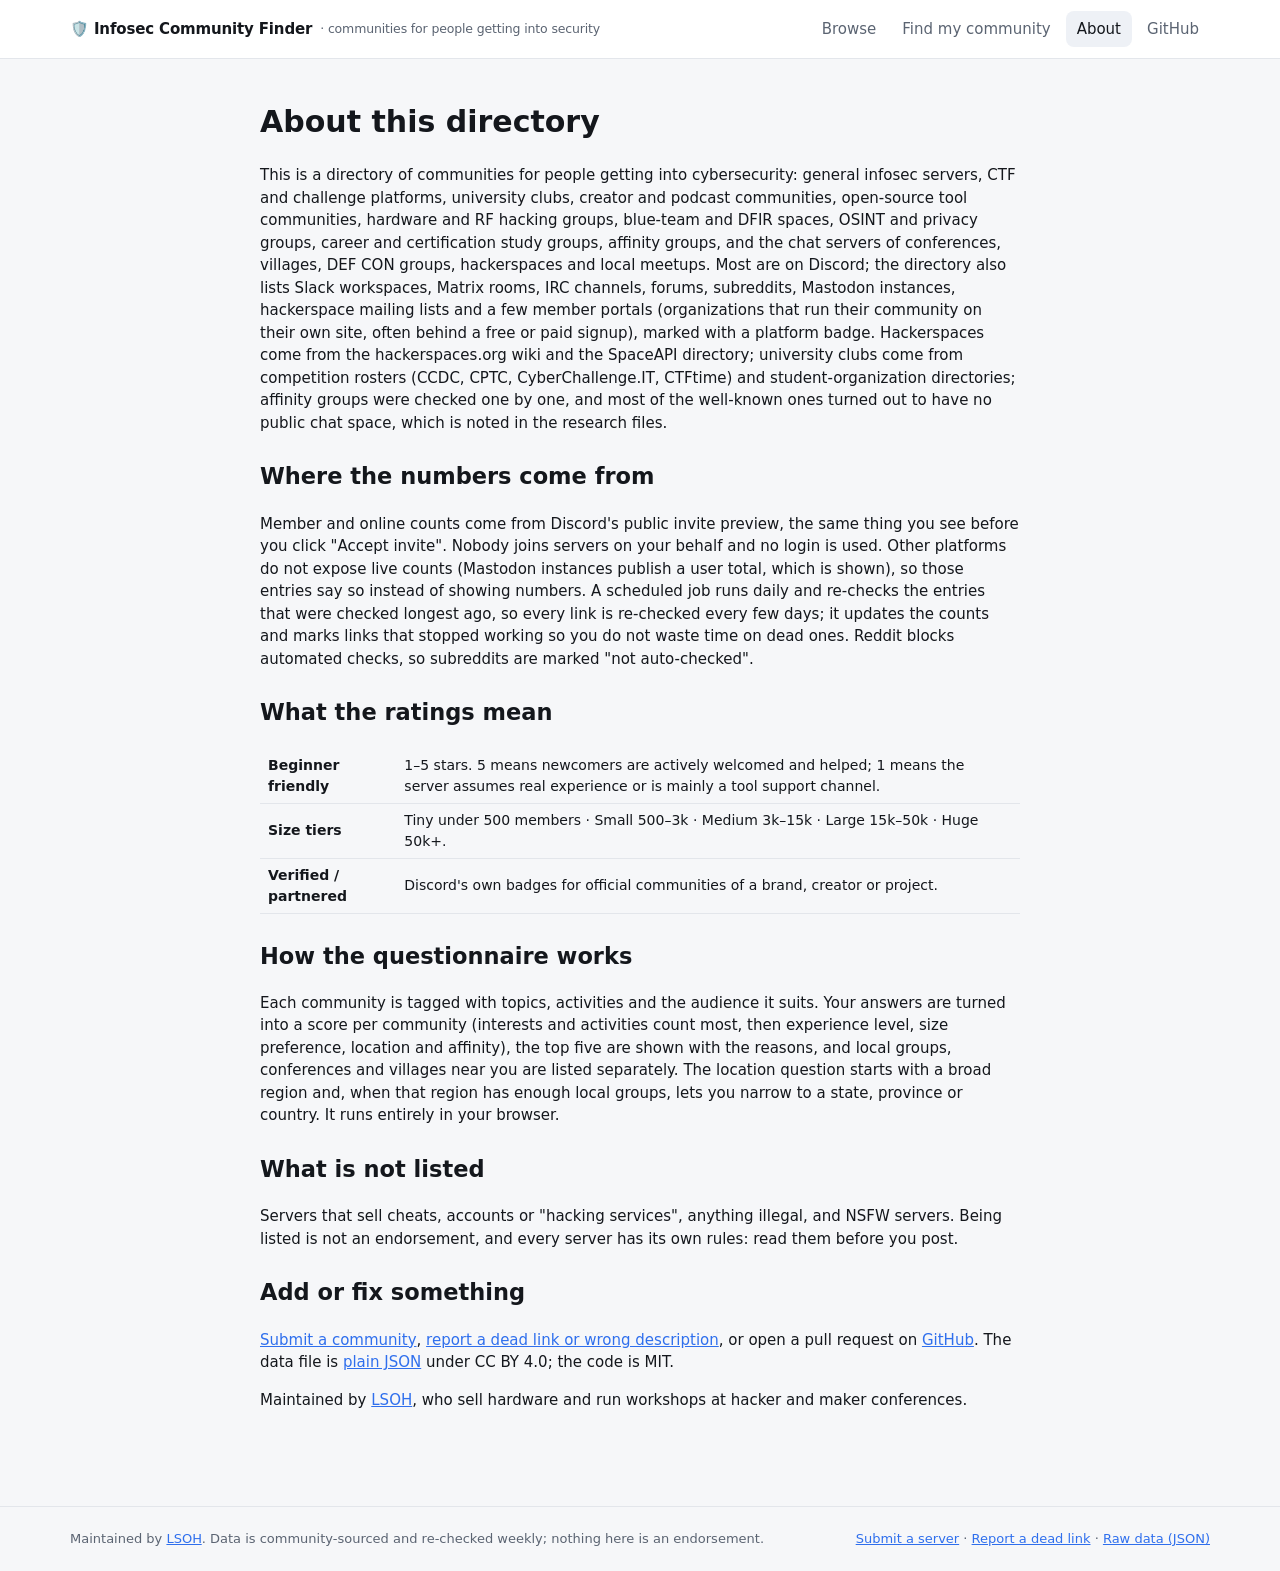
<file: about.html>
<!doctype html><html lang="en"><head><meta charset="utf-8"><meta name="viewport" content="width=device-width,initial-scale=1"><link rel="stylesheet" href="assets/app.css"><link rel="icon" href="data:image/svg+xml,<svg xmlns=%22http://www.w3.org/2000/svg%22 viewBox=%220 0 100 100%22><text y=%22.9em%22 font-size=%2290%22>🛡️</text></svg>"><title>About · Infosec Community Finder</title></head><body>
<header class="top"><div class="wrap"><a class="brand" href="index.html">🛡️ Infosec Community Finder <small>· communities for people getting into security</small></a><nav class="main"><a href="index.html" data-nav="browse">Browse</a><a href="quiz.html" data-nav="quiz">Find my community</a><a href="about.html" data-nav="about">About</a><a href="https://github.com/holdTheDoorHoid/infosec-community-finder" target="_blank" rel="noopener">GitHub</a></nav></div></header>
<main class="wrap about">
<h1>About this directory</h1>
<p>This is a directory of communities for people getting into cybersecurity: general infosec servers, CTF and challenge platforms, university clubs, creator and podcast communities, open-source tool communities, hardware and RF hacking groups, blue-team and DFIR spaces, OSINT and privacy groups, career and certification study groups, affinity groups, and the chat servers of conferences, villages, DEF CON groups, hackerspaces and local meetups. Most are on Discord; the directory also lists Slack workspaces, Matrix rooms, IRC channels, forums, subreddits, Mastodon instances, hackerspace mailing lists and a few member portals (organizations that run their community on their own site, often behind a free or paid signup), marked with a platform badge. Hackerspaces come from the hackerspaces.org wiki and the SpaceAPI directory; university clubs come from competition rosters (CCDC, CPTC, CyberChallenge.IT, CTFtime) and student-organization directories; affinity groups were checked one by one, and most of the well-known ones turned out to have no public chat space, which is noted in the research files.</p>
<h2>Where the numbers come from</h2>
<p>Member and online counts come from Discord's public invite preview, the same thing you see before you click "Accept invite". Nobody joins servers on your behalf and no login is used. Other platforms do not expose live counts (Mastodon instances publish a user total, which is shown), so those entries say so instead of showing numbers. A scheduled job runs daily and re-checks the entries that were checked longest ago, so every link is re-checked every few days; it updates the counts and marks links that stopped working so you do not waste time on dead ones. Reddit blocks automated checks, so subreddits are marked "not auto-checked".</p>
<h2>What the ratings mean</h2>
<table class="plain"><tr><th>Beginner friendly</th><td>1–5 stars. 5 means newcomers are actively welcomed and helped; 1 means the server assumes real experience or is mainly a tool support channel.</td></tr><tr><th>Size tiers</th><td>Tiny under 500 members · Small 500–3k · Medium 3k–15k · Large 15k–50k · Huge 50k+.</td></tr><tr><th>Verified / partnered</th><td>Discord's own badges for official communities of a brand, creator or project.</td></tr></table>
<h2>How the questionnaire works</h2>
<p>Each community is tagged with topics, activities and the audience it suits. Your answers are turned into a score per community (interests and activities count most, then experience level, size preference, location and affinity), the top five are shown with the reasons, and local groups, conferences and villages near you are listed separately. The location question starts with a broad region and, when that region has enough local groups, lets you narrow to a state, province or country. It runs entirely in your browser.</p>
<h2>What is not listed</h2>
<p>Servers that sell cheats, accounts or "hacking services", anything illegal, and NSFW servers. Being listed is not an endorsement, and every server has its own rules: read them before you post.</p>
<h2>Add or fix something</h2>
<p><a href="https://github.com/holdTheDoorHoid/infosec-community-finder/issues/new?template=submit-community.yml" target="_blank" rel="noopener">Submit a community</a>, <a href="https://github.com/holdTheDoorHoid/infosec-community-finder/issues/new?template=report-problem.yml" target="_blank" rel="noopener">report a dead link or wrong description</a>, or open a pull request on <a href="https://github.com/holdTheDoorHoid/infosec-community-finder" target="_blank" rel="noopener">GitHub</a>. The data file is <a href="data/communities.json">plain JSON</a> under CC BY 4.0; the code is MIT.</p>
<p>Maintained by <a href="https://github.com/holdTheDoorHoid" target="_blank" rel="noopener">LSOH</a>, who sell hardware and run workshops at hacker and maker conferences.</p>
</main>
<footer><div class="wrap"><span>Maintained by <a href="https://github.com/holdTheDoorHoid" target="_blank" rel="noopener">LSOH</a>. Data is community-sourced and re-checked weekly; nothing here is an endorsement.</span><span><a href="https://github.com/holdTheDoorHoid/infosec-community-finder/issues/new?template=submit-community.yml" target="_blank" rel="noopener">Submit a server</a> · <a href="https://github.com/holdTheDoorHoid/infosec-community-finder/issues/new?template=report-problem.yml" target="_blank" rel="noopener">Report a dead link</a> · <a href="data/communities.json">Raw data (JSON)</a></span></div></footer>
<script src="assets/app.js"></script><script>document.querySelector('[data-nav=about]').classList.add('active');</script>
</body></html>
</file>
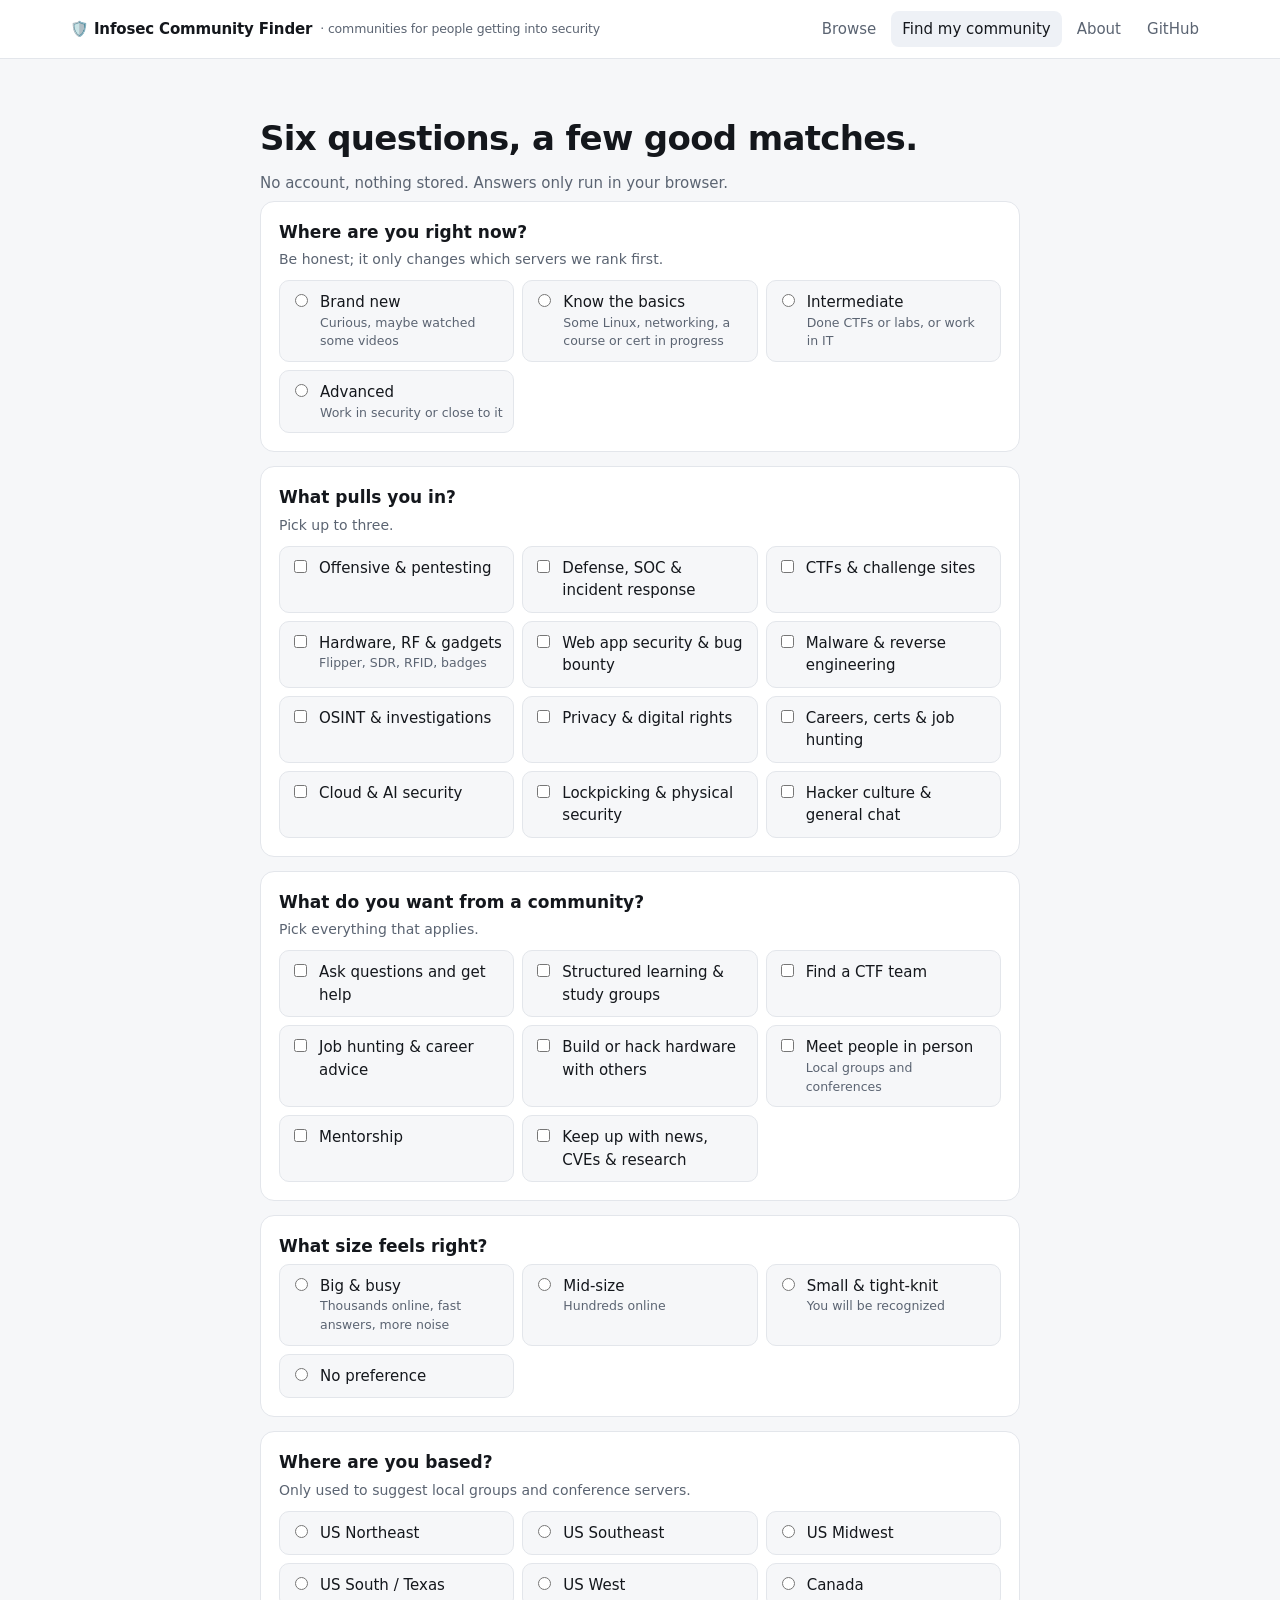
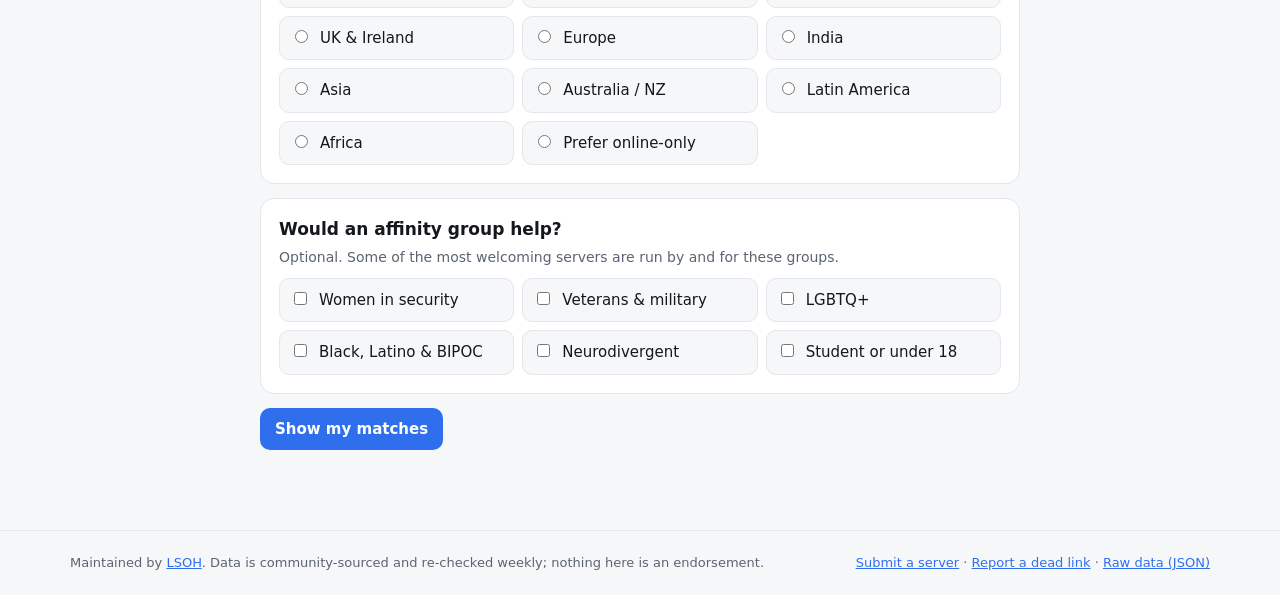
<file: quiz.html>
<!doctype html><html lang="en"><head><meta charset="utf-8"><meta name="viewport" content="width=device-width,initial-scale=1"><link rel="stylesheet" href="assets/app.css"><link rel="icon" href="data:image/svg+xml,<svg xmlns=%22http://www.w3.org/2000/svg%22 viewBox=%220 0 100 100%22><text y=%22.9em%22 font-size=%2290%22>🛡️</text></svg>"><title>Find my community · Infosec Community Finder</title></head><body>
<header class="top"><div class="wrap"><a class="brand" href="index.html">🛡️ Infosec Community Finder <small>· communities for people getting into security</small></a><nav class="main"><a href="index.html" data-nav="browse">Browse</a><a href="quiz.html" data-nav="quiz">Find my community</a><a href="about.html" data-nav="about">About</a><a href="https://github.com/holdTheDoorHoid/infosec-community-finder" target="_blank" rel="noopener">GitHub</a></nav></div></header>
<main class="wrap quiz"><section class="hero" style="padding-bottom:6px"><h1>Six questions, a few good matches.</h1><p>No account, nothing stored. Answers only run in your browser.</p></section>
<form id="quiz"></form><div id="results"></div></main>
<footer><div class="wrap"><span>Maintained by <a href="https://github.com/holdTheDoorHoid" target="_blank" rel="noopener">LSOH</a>. Data is community-sourced and re-checked weekly; nothing here is an endorsement.</span><span><a href="https://github.com/holdTheDoorHoid/infosec-community-finder/issues/new?template=submit-community.yml" target="_blank" rel="noopener">Submit a server</a> · <a href="https://github.com/holdTheDoorHoid/infosec-community-finder/issues/new?template=report-problem.yml" target="_blank" rel="noopener">Report a dead link</a> · <a href="data/communities.json">Raw data (JSON)</a></span></div></footer>
<script src="assets/app.js"></script><script>document.querySelector('[data-nav=quiz]').classList.add('active');initQuiz();</script>
</body></html>
</file>
<file: assets/app.css>
:root{--bg:#f6f7f9;--panel:#fff;--ink:#14171c;--muted:#5b6472;--line:#e3e6eb;--accent:#2f6fed;--accent-ink:#fff;--ok:#1f8a4c;--warn:#b7791f;--bad:#c53030;--chip:#eef1f6;--chip-ink:#2b3440;--shadow:0 1px 2px rgba(0,0,0,.05),0 8px 24px -12px rgba(0,0,0,.18);color-scheme:light dark}
@media(prefers-color-scheme:dark){:root:not([data-theme=light]){--bg:#0f1216;--panel:#171b21;--ink:#e8ebef;--muted:#9aa4b2;--line:#262c35;--accent:#6b9cff;--accent-ink:#0b1020;--chip:#222833;--chip-ink:#d3d9e2;--shadow:0 1px 2px rgba(0,0,0,.4),0 8px 24px -12px rgba(0,0,0,.6)}}
*{box-sizing:border-box}html{-webkit-text-size-adjust:100%}
body{margin:0;background:var(--bg);color:var(--ink);font:15px/1.5 system-ui,-apple-system,"Segoe UI",Roboto,Helvetica,Arial,sans-serif}
a{color:var(--accent)}button{font:inherit;cursor:pointer}
.wrap{max-width:1180px;margin:0 auto;padding:0 20px}
header.top{border-bottom:1px solid var(--line);background:var(--panel);position:sticky;top:0;z-index:5}
header.top .wrap{display:flex;align-items:center;gap:18px;height:58px}
.brand{font-weight:700;text-decoration:none;color:var(--ink);letter-spacing:-.01em;display:flex;align-items:center;gap:8px}
.brand small{font-weight:500;color:var(--muted)}
nav.main{display:flex;gap:4px;margin-left:auto}
nav.main a{text-decoration:none;color:var(--muted);padding:7px 11px;border-radius:8px;font-weight:500}
nav.main a.active,nav.main a:hover{color:var(--ink);background:var(--chip)}
.hero{padding:34px 0 18px}
.hero h1{font-size:clamp(24px,3.4vw,34px);margin:0 0 8px;letter-spacing:-.02em}
.hero p{margin:0;color:var(--muted);max-width:720px}
.hero .cta{display:inline-flex;gap:10px;margin-top:14px;flex-wrap:wrap}
.btn{display:inline-flex;align-items:center;gap:8px;border:1px solid var(--line);background:var(--panel);color:var(--ink);padding:9px 14px;border-radius:10px;text-decoration:none;font-weight:600}
.btn.primary{background:var(--accent);color:var(--accent-ink);border-color:transparent}
.btn.sm{padding:6px 10px;font-size:13px;border-radius:8px}
.stats{display:flex;gap:16px;flex-wrap:wrap;color:var(--muted);font-size:13px;margin-top:12px}
.stats b{color:var(--ink)}
.layout{display:grid;grid-template-columns:260px 1fr;gap:22px;padding:8px 0 40px}
@media(max-width:860px){.layout{grid-template-columns:1fr}.filters{position:static!important}}
.filters{position:sticky;top:74px;align-self:start;background:var(--panel);border:1px solid var(--line);border-radius:12px;padding:14px;max-height:calc(100vh - 90px);overflow:auto}
.filters h3{font-size:12px;text-transform:uppercase;letter-spacing:.08em;color:var(--muted);margin:14px 0 6px}
.filters h3:first-child{margin-top:0}
.filters label{display:flex;gap:8px;align-items:center;font-size:14px;padding:3px 0;cursor:pointer}
.filters label span.n{margin-left:auto;color:var(--muted);font-size:12px}
.search{width:100%;padding:10px 12px;border:1px solid var(--line);border-radius:10px;background:var(--bg);color:var(--ink);font-size:15px}
.toolbar{display:flex;gap:10px;align-items:center;flex-wrap:wrap;margin-bottom:12px}
.toolbar select{padding:8px 10px;border-radius:8px;border:1px solid var(--line);background:var(--panel);color:var(--ink)}
.toolbar .count{color:var(--muted);font-size:14px}
.chips{display:flex;flex-wrap:wrap;gap:6px}
.chip{background:var(--chip);color:var(--chip-ink);border-radius:999px;padding:2px 9px;font-size:12px;white-space:nowrap}
.chip.cat{background:var(--accent);color:var(--accent-ink)}
.chip.link{cursor:pointer;border:1px solid transparent}.chip.link:hover{border-color:var(--accent)}
.grid{display:grid;grid-template-columns:repeat(auto-fill,minmax(300px,1fr));gap:14px}
.card{background:var(--panel);border:1px solid var(--line);border-radius:14px;padding:14px;display:flex;flex-direction:column;gap:10px;box-shadow:var(--shadow);cursor:pointer;transition:transform .12s}
.card:hover{transform:translateY(-2px)}
.card .head{display:flex;gap:12px;align-items:center}
.card img.icon,.modal img.icon{width:48px;height:48px;border-radius:12px;background:var(--chip);object-fit:cover;flex:none}
.card .ph,.modal .ph{width:48px;height:48px;border-radius:12px;background:var(--chip);display:grid;place-items:center;font-weight:700;color:var(--muted);flex:none}
.card h2{font-size:16px;margin:0;line-height:1.25}
.card .sub{color:var(--muted);font-size:13px}
.card p.desc{margin:0;color:var(--ink);font-size:14px;display:-webkit-box;-webkit-line-clamp:3;-webkit-box-orient:vertical;overflow:hidden}
.meta{display:flex;gap:12px;flex-wrap:wrap;font-size:12.5px;color:var(--muted);margin-top:auto}
.meta b{color:var(--ink);font-weight:600}
.dot{display:inline-block;width:8px;height:8px;border-radius:50%;background:var(--ok);margin-right:4px}
.stars{color:var(--warn);letter-spacing:1px;font-size:12px}
.badge{font-size:11px;padding:1px 6px;border-radius:6px;border:1px solid var(--line);color:var(--muted)}
.badge.ok{color:var(--ok);border-color:var(--ok)}.badge.dead{color:var(--bad);border-color:var(--bad)}.badge.verified{color:var(--accent);border-color:var(--accent)}
.empty{padding:40px;text-align:center;color:var(--muted)}
/* modal */
.modal-bg{position:fixed;inset:0;background:rgba(0,0,0,.45);display:none;align-items:flex-start;justify-content:center;padding:40px 16px;overflow:auto;z-index:20}
.modal-bg.open{display:flex}
.modal{background:var(--panel);border:1px solid var(--line);border-radius:16px;max-width:720px;width:100%;padding:22px;box-shadow:var(--shadow);position:relative}
.modal .close{position:absolute;top:12px;right:12px;border:0;background:var(--chip);color:var(--ink);width:32px;height:32px;border-radius:8px}
.modal .head{display:flex;gap:14px;align-items:center;margin-bottom:10px}
.modal h2{margin:0;font-size:22px}
.modal .kv{display:grid;grid-template-columns:150px 1fr;gap:6px 12px;font-size:14px;margin:14px 0}
.modal .kv dt{color:var(--muted)}.modal .kv dd{margin:0}
.modal .join{margin-top:12px;display:flex;gap:10px;flex-wrap:wrap;align-items:center}
.note{font-size:13px;color:var(--muted)}
.spark{height:36px;width:160px}
/* quiz */
.quiz{max-width:760px;margin:0 auto;padding:20px 0 60px}
.q{background:var(--panel);border:1px solid var(--line);border-radius:14px;padding:18px;margin-bottom:14px}
.q h2{font-size:17px;margin:0 0 4px}.q p.help{margin:0 0 10px;color:var(--muted);font-size:14px}
.opts{display:grid;grid-template-columns:repeat(auto-fill,minmax(210px,1fr));gap:8px}
.opt{display:flex;gap:9px;align-items:flex-start;border:1px solid var(--line);border-radius:10px;padding:10px;cursor:pointer;background:var(--bg)}
.opt:has(input:checked){border-color:var(--accent);background:color-mix(in srgb,var(--accent) 10%,var(--panel))}
.opt input{margin-top:3px}.opt small{display:block;color:var(--muted)}
.result{background:var(--panel);border:1px solid var(--line);border-radius:14px;padding:16px;margin-bottom:12px;display:flex;gap:14px}
.result .rank{font-size:22px;font-weight:800;color:var(--muted);width:30px;flex:none}
.result h3{margin:0 0 2px;font-size:17px}
.result .why{margin:6px 0 0;padding-left:18px;font-size:14px;color:var(--muted)}
.result .why li{margin:2px 0}
footer{border-top:1px solid var(--line);color:var(--muted);font-size:13px;padding:22px 0;margin-top:20px}
footer .wrap{display:flex;gap:16px;flex-wrap:wrap;justify-content:space-between}
.about{max-width:760px;margin:0 auto;padding:20px 0 60px}.about h2{margin-top:26px}
table.plain{border-collapse:collapse;width:100%;font-size:14px}table.plain td,table.plain th{border-bottom:1px solid var(--line);padding:6px 8px;text-align:left}

.badge.plat{color:var(--warn);border-color:var(--warn)}
</file>
